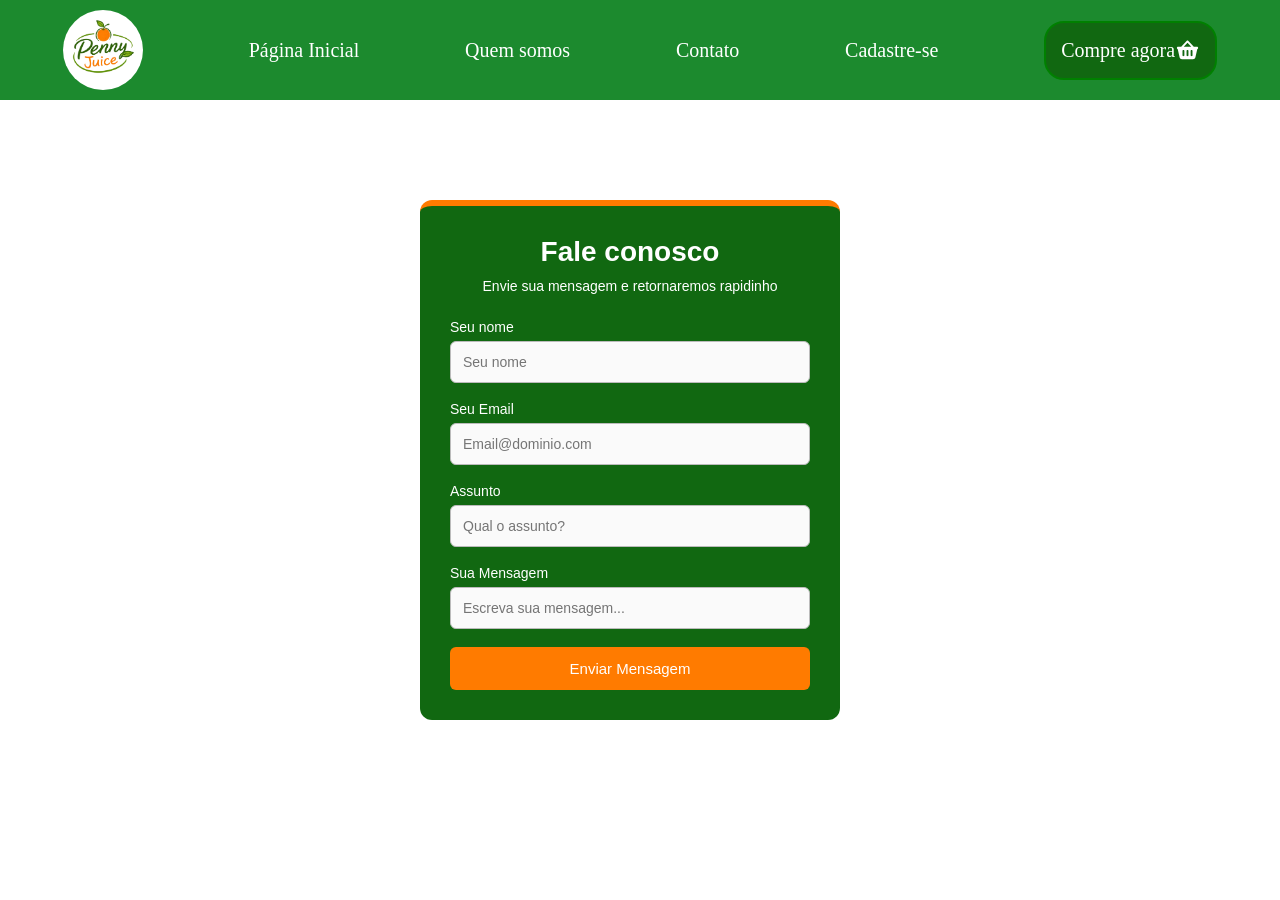
<file: contato.html>
<!DOCTYPE html>
<html lang="en">
<head>
    <meta charset="UTF-8">
    <meta name="viewport" content="width=, initial-scale=1.0">
    <title>Quem somos</title>
    <link rel="stylesheet" href="contato.css">
</head>
<body>
    
          <div class="menu">
            <img class="logo" src="logo_penny_juice-removebg-preview.png" alt="">
            <a href="index.html">Página Inicial</a>
                <a href="NOS.HTML">Quem somos</a>
                <a href="contato.html">Contato</a>
                <a href="login.html">Cadastre-se</a>
                <a href="pagina2.html" class="button">Compre agora <img class="cestinha" src="basket-shopping-solid-full.svg" alt=""> </a> 
            </div>
   
   <div class="sucos">
    <h2>Fale conosco</h2>
   
    <p class="penny">Envie sua mensagem e retornaremos rapidinho</p>
    <div class="juice">

        <div class="input">
            <label>Seu nome</label>
            <input type="text" placeholder="Seu nome">
        </div>

        <div class="email">
            <label>Seu Email</label>
            <input type="text" placeholder="Email@dominio.com">
        </div>

        <div class="input2">
             <label>Assunto</label>
            <input type="text" placeholder="Qual o assunto?">
        </div>

        <div class="Mensagem">
            <label>Sua Mensagem</label>
            <input type="text" placeholder="Escreva sua mensagem...">
        </div>
        <button>Enviar Mensagem</button>
        






    </div>
</body>
</html>
</file>
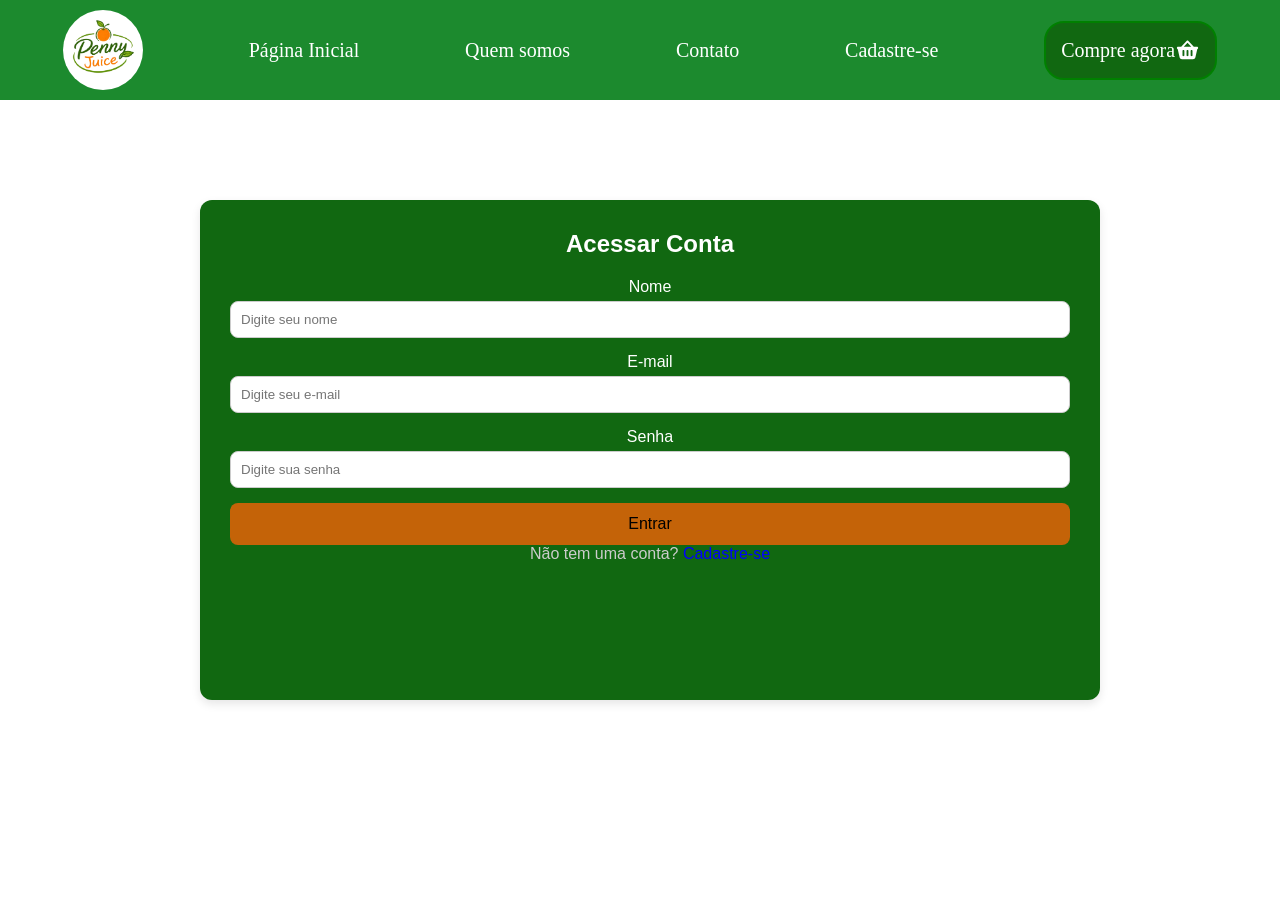
<file: login.html>
<meta charset="UTF-8">
  <meta name="viewport" content="width=device-width, initial-scale=1.0">

  <title>Formulário</title>

 
  <link rel="stylesheet" href="login.css">
</head>

<body>
     <div class="menu">
            <img class="logo" src="logo_penny_juice-removebg-preview.png" alt="">
            <a href="index.html">Página Inicial</a>
                <a href="NOS.HTML">Quem somos</a>
                <a href="contato.html">Contato</a>
                <a href="login.html">Cadastre-se</a>
                <a href="pagina2.html" class="button">Compre agora <img class="cestinha" src="basket-shopping-solid-full.svg" alt=""> </a> 
            </div>
   

  <div class="container">
   
       <h2>Acessar Conta</h2>

    <form>
      <div class="input-group">
        <label for="nome">Nome</label>
        <input type="text" id="nome" placeholder="Digite seu nome">
      </div>

      <div class="input-group">
        <label>E-mail</label>
        <input type="email" id="email" placeholder="Digite seu e-mail">
      </div>

      <div class="input-group">
        <label>Senha</label>
        <input type="password" id="senha" placeholder="Digite sua senha">
      </div>

      <button type="submit">Entrar</button>
      <p>Não tem uma conta? <span>Cadastre-se</span> </p>
    </form>
  </div>

</body>
</html>
</body>
</html>
</file>
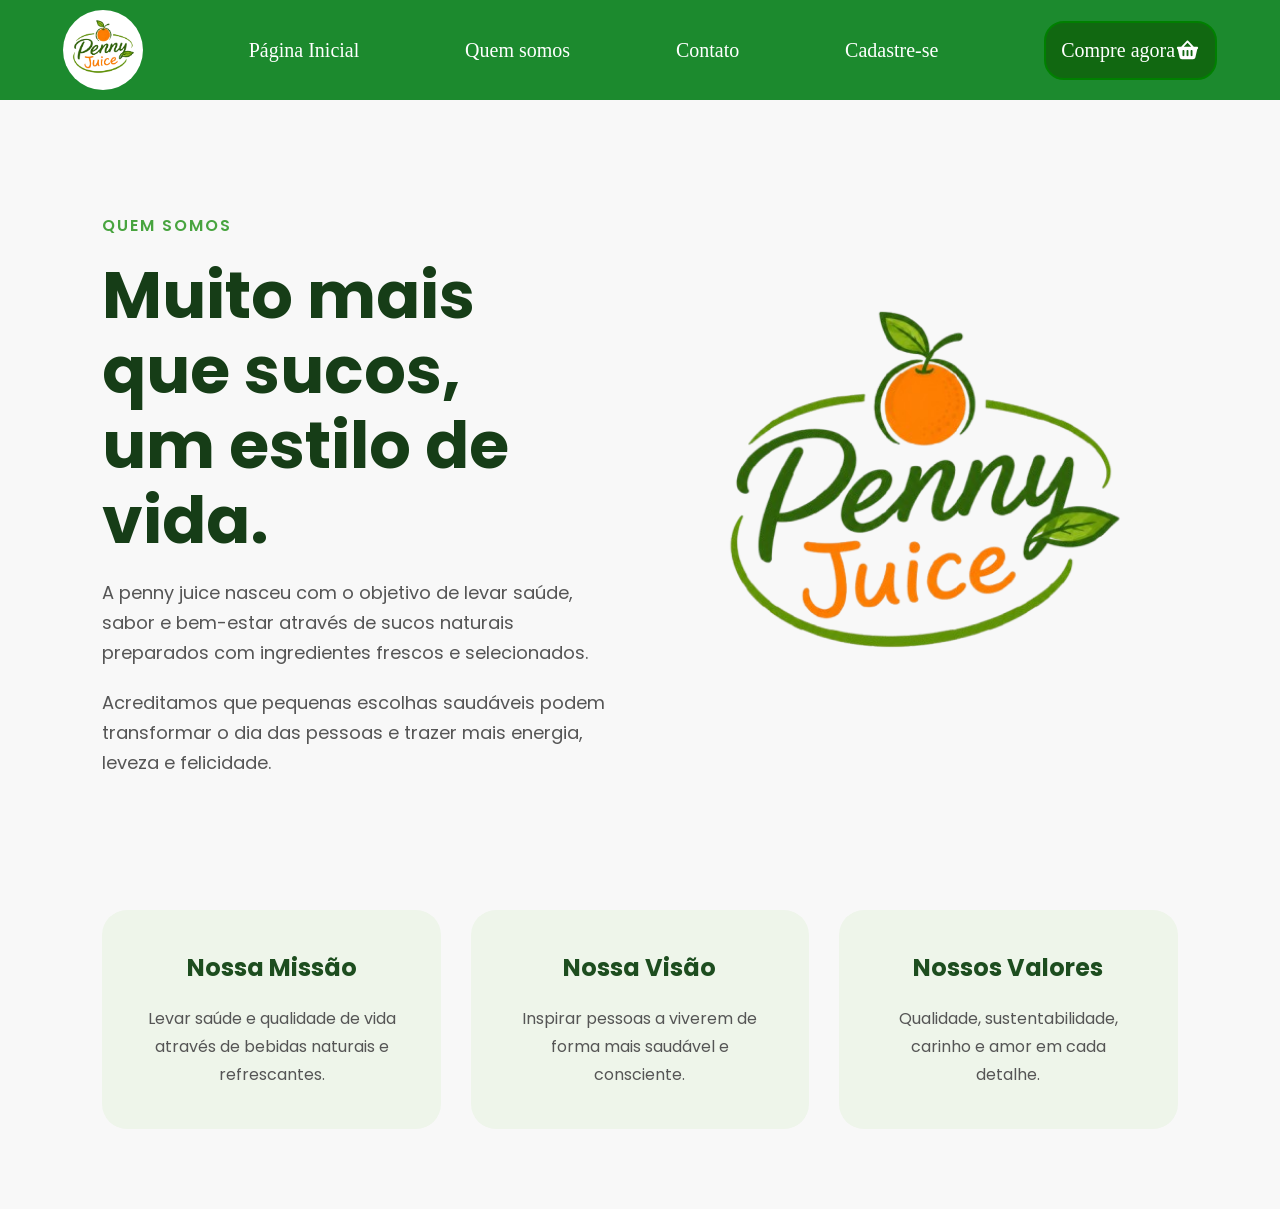
<file: NOS.HTML>
<!DOCTYPE html>
<html lang="pt-BR">
<head>
  <meta charset="UTF-8" />
  <meta name="viewport" content="width=device-width, initial-scale=1.0"/>
  <title>Quem Somos</title>

  <link rel="stylesheet" href="NOS.CSS">

  <link rel="preconnect" href="https://fonts.googleapis.com">
  <link href="https://fonts.googleapis.com/css2?family=Poppins:wght@300;400;500;600;700&display=swap" rel="stylesheet">
</head>

<body>

  
           <div class="menu">
            <img class="logo" src="logo_penny_juice-removebg-preview.png" alt="">
            <a href="index.html">Página Inicial</a>
                <a href="NOS.HTML">Quem somos</a>
                <a href="contato.html">Contato</a>
                <a href="login.html">Cadastre-se</a>
                <a href="pagina2.html" class="button">Compre agora <img class="cestinha" src="basket-shopping-solid-full.svg" alt=""> </a> 
            </div>

  <section class="hero">

    <div class="texto">
      <span>QUEM SOMOS</span>

      <h1>
        Muito mais que sucos, <br>
        um estilo de vida.
      </h1>

      <p>
        A penny juice  nasceu com o objetivo de levar saúde,
        sabor e bem-estar através de sucos naturais preparados
        com ingredientes frescos e selecionados.
      </p>

      <p>
        Acreditamos que pequenas escolhas saudáveis podem
        transformar o dia das pessoas e trazer mais energia,
        leveza e felicidade.
      </p>

      
    </div>

    <div class="imagem">
      <img src="logo_penny_juice-removebg-preview.png" alt="Sucos Naturais">
    </div>

  </section>

  <section class="cards">

    <div class="card">
      <h2>Nossa Missão</h2>
      <p>
        Levar saúde e qualidade de vida através
        de bebidas naturais e refrescantes.
      </p>
    </div>

    <div class="card">
      <h2>Nossa Visão</h2>
      <p>
        Inspirar pessoas a viverem de forma mais
        saudável e consciente.
      </p>
    </div>

    <div class="card">
      <h2>Nossos Valores</h2>
      <p>
        Qualidade, sustentabilidade, carinho
        e amor em cada detalhe.
      </p>
    </div>

  </section>

 

</body>
</html>
</file>
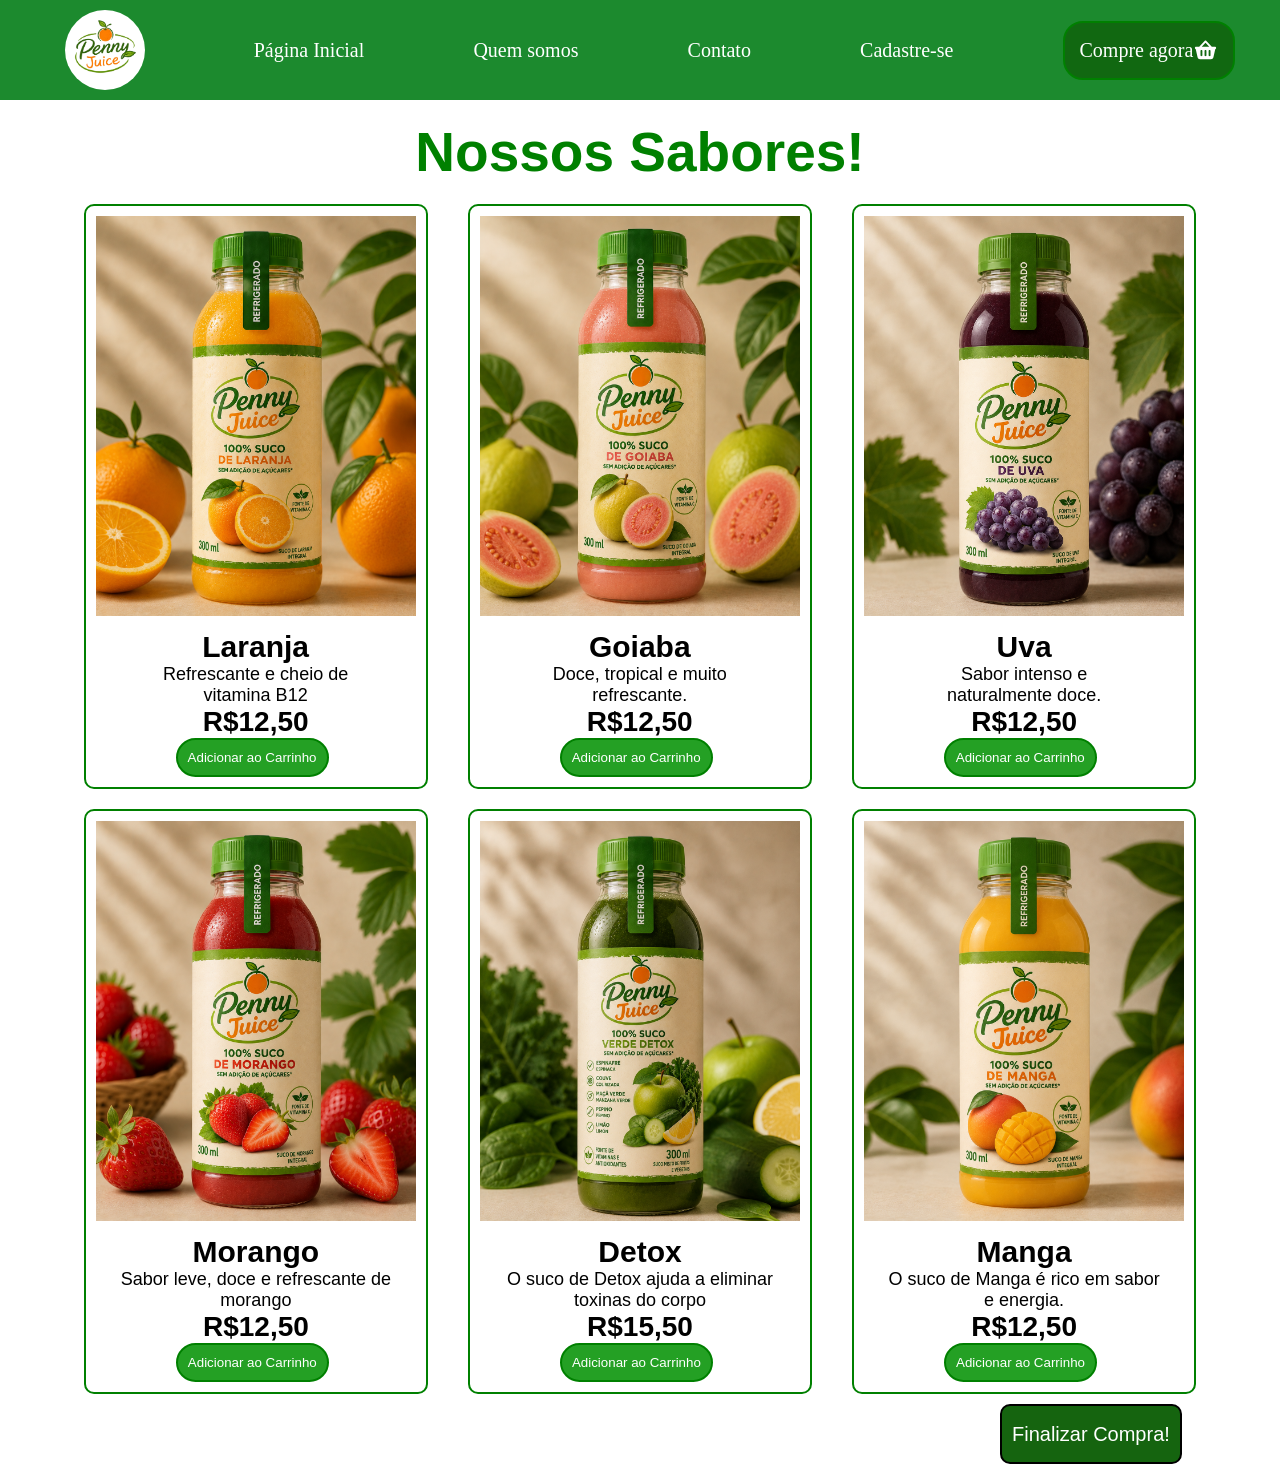
<file: pagina2.html>
<!DOCTYPE html>
<html lang="en">
<head>
    <meta charset="UTF-8">
    <meta name="viewport" content="width=device-width, initial-scale=1.0">
    <title>Sabores de suco</title>
    <link rel="stylesheet" href="pagina2.css">
    <link href="https://fonts.googleapis.com/css2?family=Roboto:wght@300;400;500;700&display=swap" rel="stylesheet">
    
</head>
<body>

           <div class="menu">
            <img class="logo" src="logo_penny_juice-removebg-preview.png" alt="">
            <a href="index.html">Página Inicial</a>
                <a href="NOS.HTML">Quem somos</a>
                <a href="contato.html">Contato</a>
                <a href="login.html">Cadastre-se</a>
                <a href="pagina2.html" class="button">Compre agora <img class="cestinha" src="basket-shopping-solid-full.svg" alt=""> </a> 
            </div>
   
   <div class="container" >

 
    
        <h1>Nossos Sabores!</h1>
    
 <div class="sabores" >
   <div class="sabor1">

      <div class="laranja" >
        <img src="LARANJA.png" alt="">
        <H2>Laranja</H2>
        <p>Refrescante e cheio de <br> vitamina B12</p>
        <h3>R$12,50</h3>
        <button>Adicionar ao Carrinho</button>
   
    </div>

   <div class="goiaba">
<img src="GOIABA.png" alt="">
<h2>Goiaba</h2>
<p>Doce, tropical e muito  <br>refrescante.</p>
<h3>R$12,50</h3>
 <button>Adicionar ao Carrinho</button>
   </div>

   <div class="uva">
    <img src="UVA.png" alt="">
    <h2>Uva</h2>
    <p>Sabor intenso e  <br>naturalmente doce.</p>
    <H3>R$12,50</H3>
     <button>Adicionar ao Carrinho</button>
   </div>
   </div>
    

<div class="sabor2" >
   <div class="morango" >
      <img src="MORANGO.png" alt="">
      <h2>Morango</h2>
      <p>Sabor leve, doce e refrescante de <br> morango</p>
      <H3>R$12,50</H3>
       <button>Adicionar ao Carrinho</button>
      </div>

      <div class="detox" >
         <img src="DETOX.png" alt="">
         <h2>Detox</h2>
         <p>O suco de Detox ajuda a eliminar <br> toxinas do corpo</p>
         <H3>R$15,50</H3>
          <button>Adicionar ao Carrinho</button>
      </div>

      <div class="manga" >
         <img src="MANGA.png" alt="">
         <h2>Manga</h2>
         <p> O suco de Manga é rico em sabor <br> e energia.</p>
         <H3>R$12,50</H3>
          <button>Adicionar ao Carrinho</button>
      </div>

      


</div>

</div>
    <div class="fim" >
      <button>Finalizar Compra!</button>
    </div>
   </div>
</body>
</html>
</file>
<file: contato.css>
* {
    margin: 0;
    padding: 0;
    box-sizing: border-box;
    font-family: Verdana, Geneva, Tahoma, sans-serif;
}

body {
    background:rgb(255, 255, 255);

   
   
    min-height: 100vh;
}

/* Caixa principal */
.sucos {
    width: 420px;
    background-color: rgb(17, 104, 17);
    padding: 30px;
    border-radius: 12px;
    border-top: 6px solid #ff7b00;
    margin-left: 420px;
    margin-top: 100px;
}

/* Título */
.sucos h2 {
    text-align: center;
    color: #ffffff;
    margin-bottom: 10px;
    font-size: 28px;
}

/* Texto */
.penny {
    text-align: center;
    color: #ffffff;
    margin-bottom: 25px;
    font-size: 14px;
}

/* Espaço entre os campos */
.juice div {
    margin-bottom: 18px;
}

/* Labels */
label {
    display: block;
    margin-bottom: 6px;
    color: #ffffff;
    font-size: 14px;
}

/* Campos */
input,
textarea {
    width: 100%;
    padding: 12px;
    border: 1px solid #bbb;
    border-radius: 6px;
    background-color: #fafafa;
    font-size: 14px;
}

/* Clique nos campos */
input:focus,
textarea:focus {
    border: 1px solid #ff7b00;
    background-color: #fff;
}

/* Área de mensagem */
textarea {
    height: 110px;
}

/* Botão */
button {
    width: 100%;
    padding: 13px;
    background-color: #ff7b00;
    color: white;
    border: none;
    border-radius: 6px;
    font-size: 15px;
}

/* Hover */
button:hover {
    background-color: #d96600;
}

.menu .logo{
    width: 80px;
    background-color: white;
    border-radius: 200px;
}
.menu{
    background-color: rgb(28, 138, 46);
    display: flex;
    padding: 10px;
    justify-content: space-around;
  align-items: center;
  font-size: 20px;
  width: 100%;
  
}
.menu a {
    color: rgb(255, 255, 255);
    text-decoration: none;
    font-family: 'Times New Roman';
   display: flex;
   align-items: center;

}
.menu a:hover{
color: rgb(255, 123, 0);
font-size: 21px;

}

.menu .cestinha{
    width: 25px;
}

.button{
border: 2px solid green;
border-radius: 20px;
background-color: rgb(17, 104, 17);
padding: 15px;
}
</file>
<file: login.css>
* {
  margin: 0;
  padding: 0;
  box-sizing: border-box;
  font-family: Arial, sans-serif;
}

/* Fundo da página */
body {
  height: 100vh;

background:rgb(255, 255, 255);
 

        }

/* Caixa do formulário */
.container {
  background:rgb(17, 104, 17);
  padding: 30px;
  border-radius: 12px;
  width: 900px;
  box-shadow: 0 4px 10px rgba(0,0,0,0.1);
  height: 500px;
  text-align: center;
   margin-left: 200px;
    margin-top: 100px;
}
span{color: blue;}
/* Título */
h2 {
  text-align: center;
  margin-bottom: 20px;
  color: #ffffff;
}

/* Espaçamento dos campos */
.input-group {
  margin-bottom: 15px;
}

/* Labels */
label {
  display: block;
  margin-bottom: 5px;
  color: #ffffff;
}
p{
  color: #ccc;
}
/* Inputs */
input {
  width: 100%;
  padding: 10px;
  border: 1px solid #ccc;
  border-radius: 8px;
  outline: none;
  transition: 0.3s;
}

/* Efeito ao clicar */
input:focus {
    height: 50px;
  border-color: #f1972f;
}

/* Botão */
button {
  width: 100%;
  padding: 12px;
  border: none;
  border-radius: 8px;
  background: #c46308;
  color: rgb(0, 0, 0);
  font-size: 16px;
  cursor: pointer;
  transition: 0.3s;
}

/* Hover do botão */
button:hover {
  background: #bd5535;
}

.menu .logo{
    width: 80px;
    background-color: white;
    border-radius: 200px;
}
.menu{
    background-color: rgb(28, 138, 46);
    display: flex;
    padding: 10px;
    justify-content: space-around;
  align-items: center;
  font-size: 20px;
  width: 100%;

}
.menu a {
    color: rgb(255, 255, 255);
    text-decoration: none;
    font-family: 'Times New Roman';
   display: flex;
   align-items: center;

}
.menu a:hover{
color: rgb(255, 123, 0);
font-size: 21px;

}

.menu .cestinha{
    width: 25px;
}
.button{
border: 2px solid green;
border-radius: 20px;
background-color: rgb(17, 104, 17);
padding: 15px;
}
</file>
<file: NOS.CSS>
*{
  margin: 0;
  padding: 0;
  box-sizing: border-box;
  font-family: 'Poppins', sans-serif;
}

body{
  background: #f8f8f8;
  color: #222;
}



.logo{
  display: flex;
  align-items: center;
  gap: 10px;
}

.logo img{
  width: 50px;
}

.logo h2{
  color: #1d4d1f;
}

nav a{
  text-decoration: none;
  color: #1d4d1f;
  font-weight: 600;
  font-size: 18px;
}



.hero{
  width: 100%;
  min-height: 90vh;
  padding: 60px 8%;
  display: flex;
  align-items: center;
  justify-content: space-between;
  gap: 50px;
}

.texto{
  width: 50%;
}

.texto span{
  color: #48a43f;
  font-weight: 600;
  letter-spacing: 2px;
}

.texto h1{
  font-size: 65px;
  line-height: 75px;
  margin: 20px 0;
  color: #163d17;
}

.texto p{
  font-size: 18px;
  color: #555;
  margin-bottom: 20px;
  line-height: 30px;
}

.btn{
  margin-top: 20px;
  padding: 15px 30px;
  border: none;
  border-radius: 40px;
  background: #3d972f;
  color: white;
  font-size: 16px;
  font-weight: 600;
  cursor: pointer;
}

.imagem{
  width: 50%;
}

.imagem img{
  width: 100%;
  border-radius: 30px;
}


.cards{
  width: 84%;
  margin: auto;
  display: flex;
  justify-content: center;
  gap: 30px;
  margin-bottom: 80px;
}

.card{
  background: #eef5ea;
  padding: 40px;
  border-radius: 25px;
  text-align: center;
  width: 350px;
}

.card h2{
  margin-bottom: 20px;
  color: #1d4d1f;
}

.card p{
  color: #555;
  line-height: 28px;
}






@media(max-width: 1000px){

  .hero,
  .historia{
    flex-direction: column;
  }

  .texto,
  .imagem,
  .historia-img,
  .historia-texto{
    width: 100%;
  }

  .texto h1{
    font-size: 45px;
    line-height: 55px;
  }

  .cards{
    flex-direction: column;
    align-items: center;
  }

}*{
  margin: 0;
  padding: 0;
  box-sizing: border-box;
  font-family: 'Poppins', sans-serif;
}

body{
  background: #f8f8f8;
  color: #222;
}


.logo{
  display: flex;
  align-items: center;
  gap: 10px;
}

.logo img{
  width: 50px;
}

.logo h2{
  color: #1d4d1f;
}

nav a{
  text-decoration: none;
  color: #1d4d1f;
  font-weight: 600;
  font-size: 18px;
}

header button{
  background: #3d972f;
  color: white;
  border: none;
  padding: 12px 24px;
  border-radius: 30px;
  cursor: pointer;
  font-weight: 600;
}



.hero{
  width: 100%;
  min-height: 90vh;
  padding: 60px 8%;
  display: flex;
  align-items: center;
  justify-content: space-between;
  gap: 50px;
}

.texto{
  width: 50%;
}

.texto span{
  color: #48a43f;
  font-weight: 600;
  letter-spacing: 2px;
}

.texto h1{
  font-size: 65px;
  line-height: 75px;
  margin: 20px 0;
  color: #163d17;
}

.texto p{
  font-size: 18px;
  color: #555;
  margin-bottom: 20px;
  line-height: 30px;
}

.btn{
  margin-top: 20px;
  padding: 15px 30px;
  border: none;
  border-radius: 40px;
  background: #3d972f;
  color: white;
  font-size: 16px;
  font-weight: 600;
  cursor: pointer;
}

.imagem{
  width: 50%;
}

.imagem img{
  width: 100%;
  border-radius: 30px;
}


.cards{
  width: 84%;
  margin: auto;
  display: flex;
  justify-content: center;
  gap: 30px;
  margin-bottom: 80px;
}

.card{
  background: #eef5ea;
  padding: 40px;
  border-radius: 25px;
  text-align: center;
  width: 350px;
}

.card h2{
  margin-bottom: 20px;
  color: #1d4d1f;
}

.card p{
  color: #555;
  line-height: 28px;
}


.historia{
  width: 84%;
  margin: auto;
  display: flex;
  align-items: center;
  gap: 50px;
  padding-bottom: 80px;
}

.historia-img{
  width: 50%;
}



.menu .logo{
    width: 80px;
    background-color: white;
    border-radius: 200px;
}
.menu{
    background-color: rgb(28, 138, 46);
    display: flex;
    padding: 10px;
    justify-content: space-around;
  align-items: center;
  font-size: 20px;
  width: 100%;
  
}
.menu a {
    color: rgb(255, 255, 255);
    text-decoration: none;
    font-family: 'Times New Roman';
   display: flex;
   align-items: center;

}
.menu a:hover{
color: rgb(255, 123, 0);
font-size: 21px;

}

.menu .cestinha{
    width: 25px;
}

.button{
border: 2px solid green;
border-radius: 20px;
background-color: rgb(17, 104, 17);
padding: 15px;
}
</file>
<file: pagina2.css>
h1 {
    font-family: 'Montserrat', sans-serif;
    font-size: 55px;
   text-align: center;
    color: green;
    padding: 20px;
}
h2{
    text-align: center;

    font-family: 'Fredoka', sans-serif;
    font-size: 30px;
    margin-top: 10px;

}

h3{
    text-align: center;

    font-family: 'Poppins', sans-serif;
    
    font-size: 28px;
    font-weight: bold;

}

P{
    text-align: center;
    font-family: 'Quicksand', sans-serif;
    font-size: 18px;
    

}
.container img{
    height: 400PX;
}

.sabores{
    align-items: center;
    display: flex;
    gap: 20PX;
    flex-direction: column;
    justify-content: center;
    
}

.laranja{
    border: 2px solid green;
    padding: 10px;
      border-radius: 10px;
}

.goiaba{
        border: 2px solid green;
    padding: 10px;
      border-radius: 10px;
}

.uva{
      border: 2px solid green;
    padding: 10px;
      border-radius: 10px;
}
.sabor1{
display: flex;
gap: 40PX;


}
.sabor2{
   display: flex;
   gap: 40PX;

  
}

.morango{
     border: 2px solid green;
    padding: 10px;
      border-radius: 10px;

}

.detox{
    border: 2px solid green;
    padding: 10px; 
    border-radius: 10px;
}

.manga{
      border: 2px solid green;
    padding: 10px; 
      border-radius: 10px;
}

button{
   border: 2px solid green;
border-radius: 20px;
background-color: rgb(36, 160, 36);
padding: 10px;
color: rgb(255, 255, 255);
margin-left: 80px;

}

.fim  button{
      border: 2px solid rgb(0, 0, 0);
border-radius: 10px;
background-color: rgb(21, 100, 15);
padding: 10px;
color: rgb(255, 255, 255);
margin-left: 1000px;
margin-top: 10px;
height: 60px;
font-size: 20px;


}


.fim  button:hover{
      border: 2px solid rgb(0, 0, 0);
border-radius: 10px;
background-color: rgb(28, 91, 8);
padding: 10px;
color: rgb(255, 255, 255);
margin-left: 1000px;
margin-top: 10px;
height: 65px;
font-size: 20px;
    transform: translateY(-5px);
}

.laranja,
.goiaba,
.uva,
.morango,
.detox,
.manga{
    transition: all 0.3s ease;
}

.laranja:hover,
.goiaba:hover,
.uva:hover,
.morango:hover,
.detox:hover,
.manga:hover{
    transform: translateY(-10px);
    box-shadow: 0 10px 20px rgba(0,0,0,0.2);
}





.menu .logo{
    width: 80px;
    background-color: white;
    border-radius: 200px;
}
.menu{
    background-color: rgb(28, 138, 46);
    display: flex;
    padding: 10px;
    justify-content: space-around;
  align-items: center;
  font-size: 20px;
  width: 100%;
 
}
.menu a {
    color: rgb(255, 255, 255);
    text-decoration: none;
    font-family: 'Times New Roman';
   display: flex;
   align-items: center;

}
.menu a:hover{
color: rgb(255, 123, 0);
font-size: 21px;

}

.menu .cestinha{
    width: 25px;
}
.button{
border: 2px solid green;
border-radius: 20px;
background-color: rgb(17, 104, 17);
padding: 15px;
}

.texto{

font-size: 30px;
color: white;
width: 700px;
height: 300px;
}

*{
    margin: 0;
    padding: 0;
    
}
</file>
